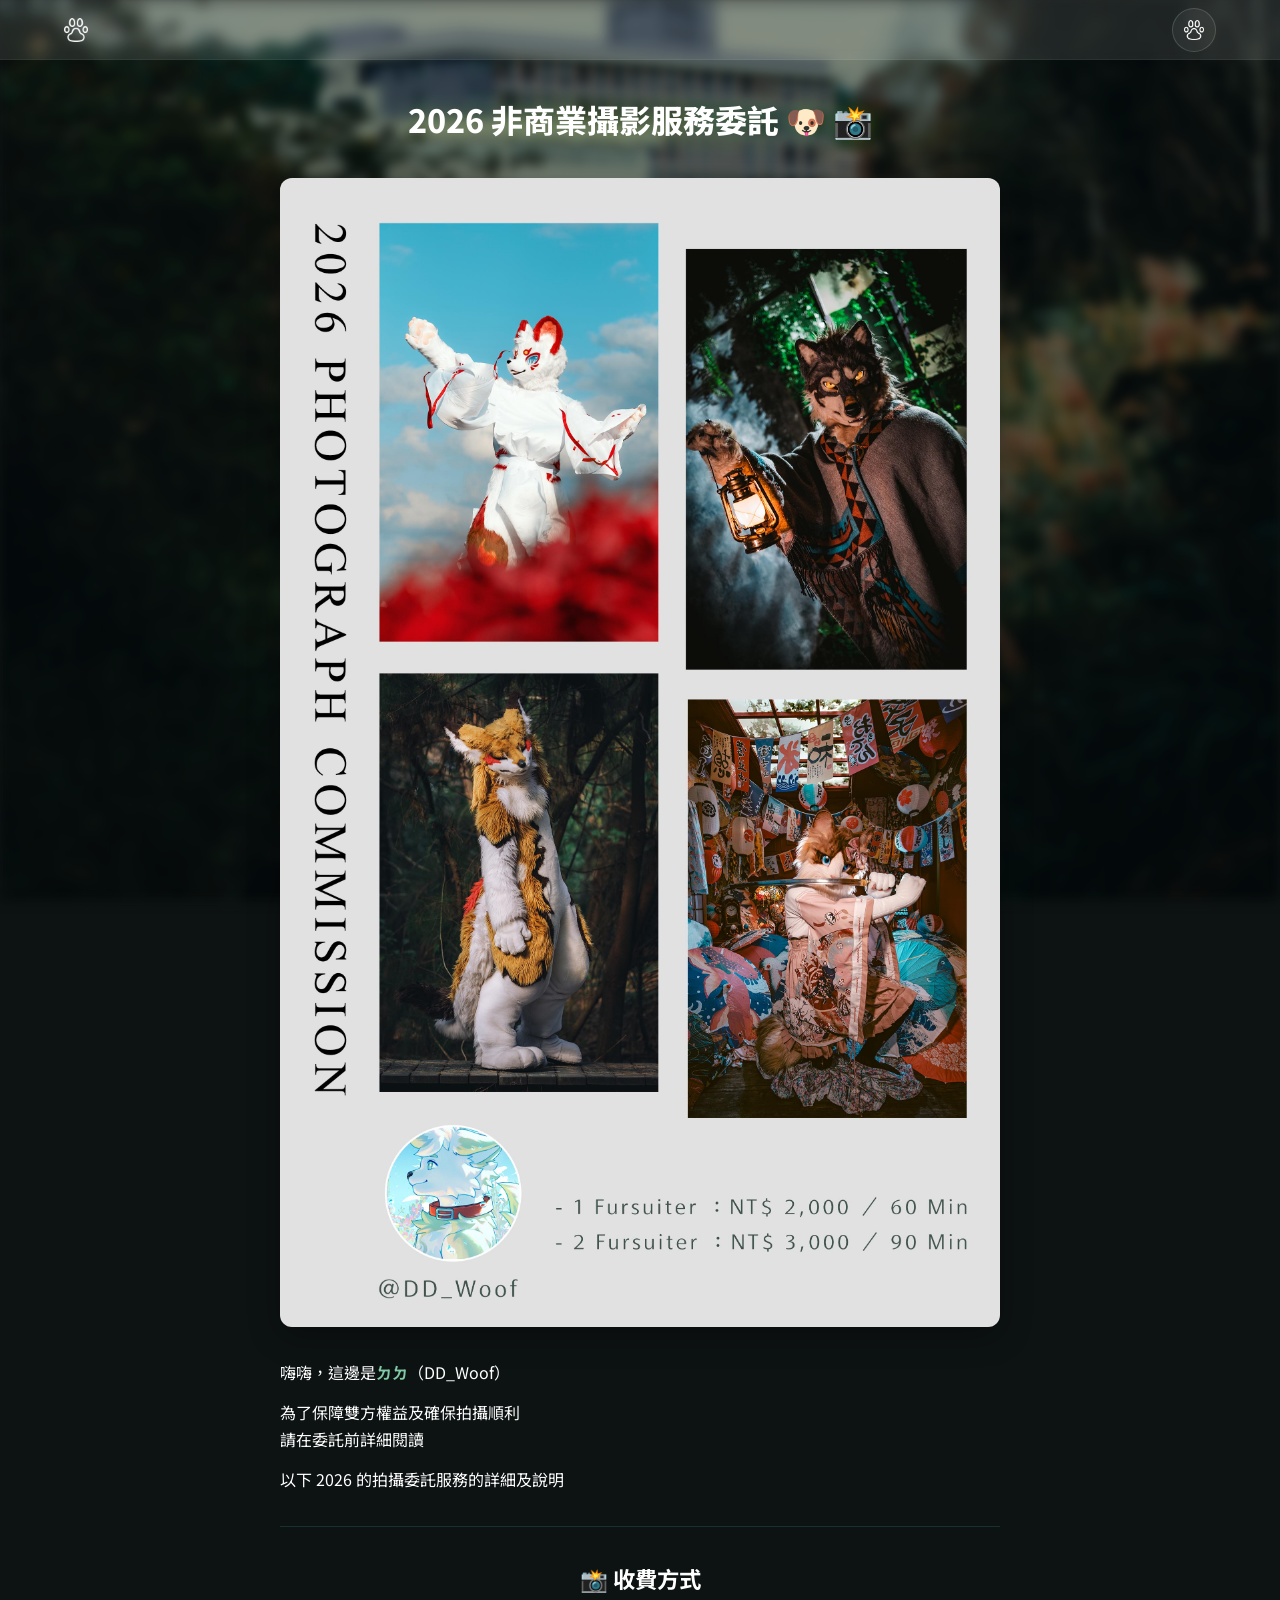
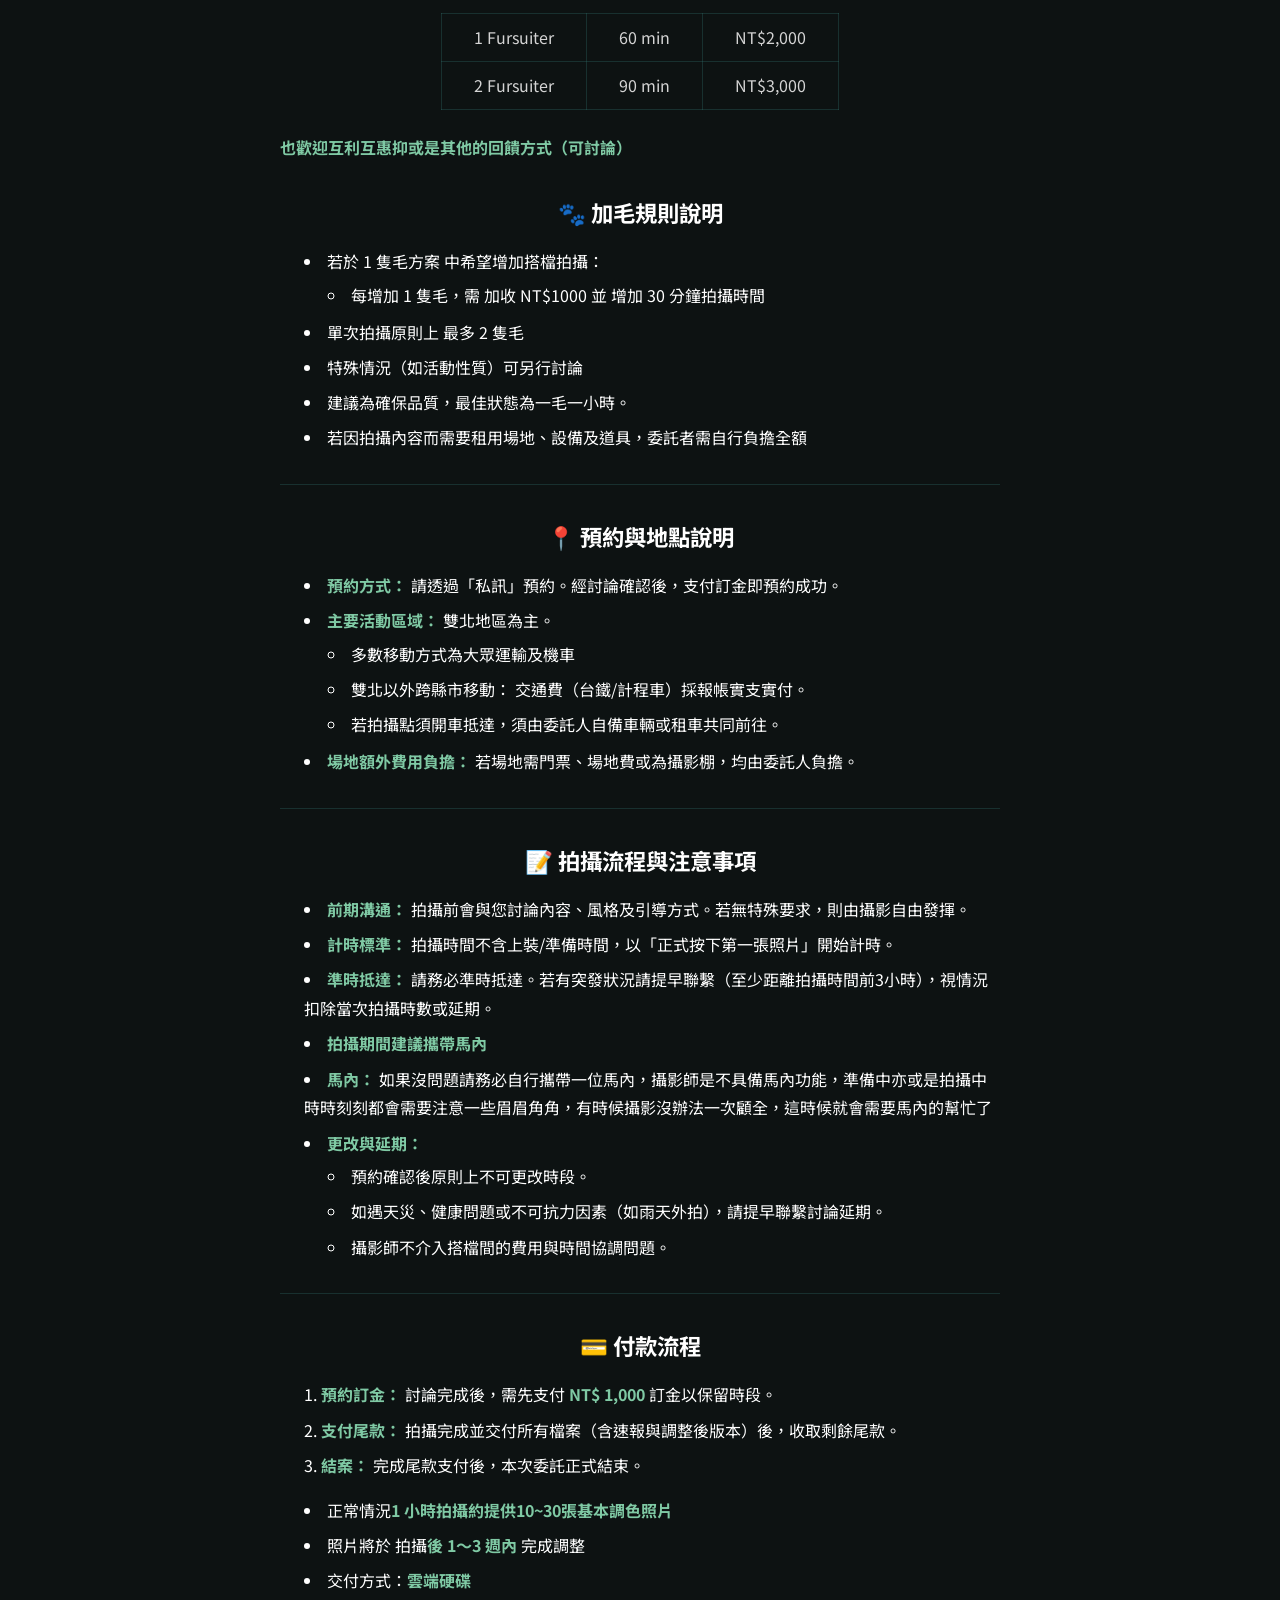
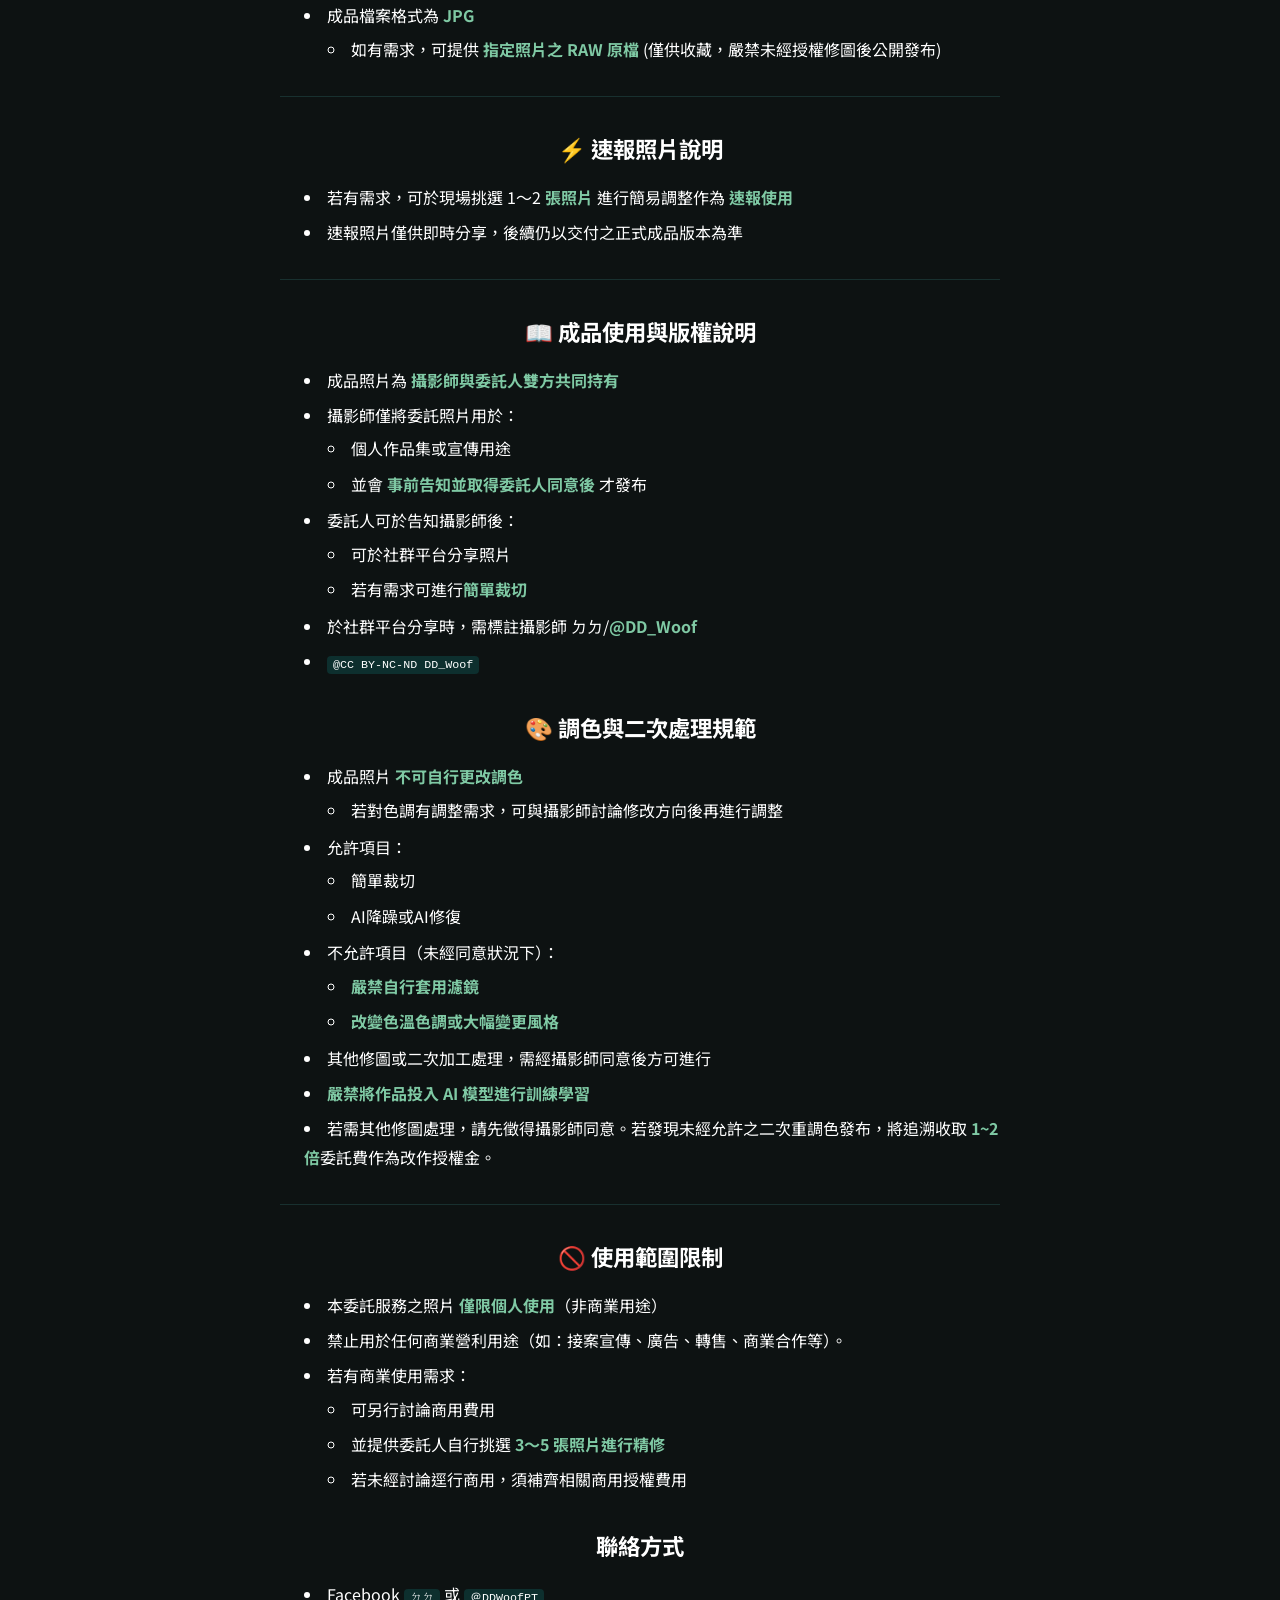
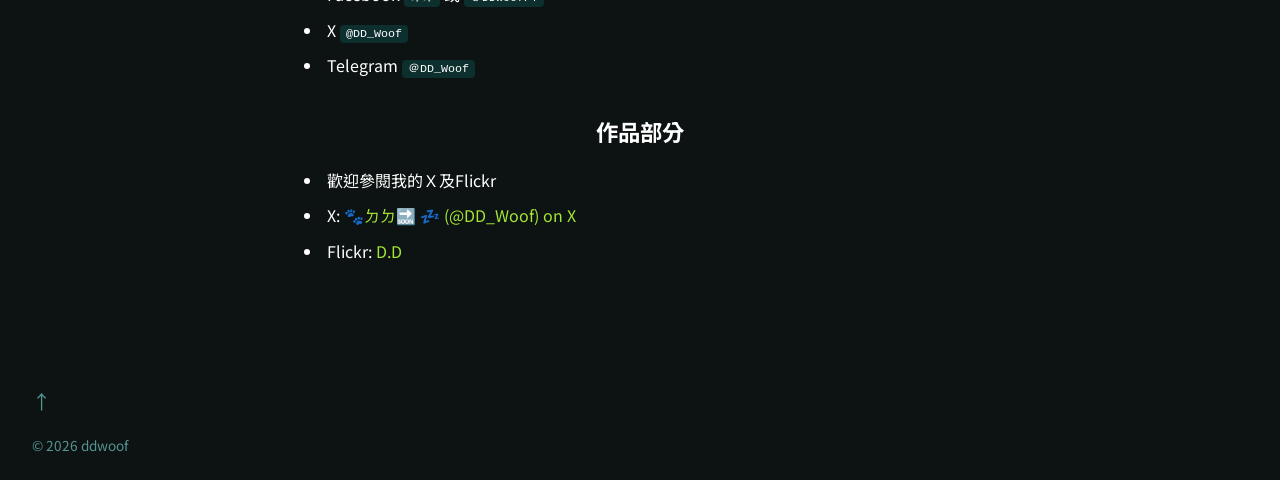
<file: services.html>
<!DOCTYPE html>
<html lang="zh-Hant">

<head>
    <meta charset="UTF-8" />
    <meta name="viewport" content="width=device-width, initial-scale=1.0" />
    <title>2026 非商業攝影服務委託 🐶 📸 · DD_Woof</title>
    <meta name="description" content="攝影委託詳細說明與費用一覽" />
    <link rel="preconnect" href="https://fonts.googleapis.com" />
    <link rel="preconnect" href="https://fonts.gstatic.com" crossorigin />
    <link href="https://fonts.googleapis.com/css2?family=Noto+Sans+TC:wght@400;500;700;800&display=swap"
        rel="stylesheet" />
    <link rel="icon" type="image/webp" href="assets/img/paw_icon.webp" />
    <link rel="preload" as="image" href="assets/img/homepage.webp" />
    <link rel="stylesheet" href="css/styles.css?v=3" />
</head>

<body>
    <!-- Preloader -->
    <div class="preloader" id="preloader">
        <img src="assets/img/paw_icon.webp" alt="Loading..." class="preloader-paw" />
    </div>

    <!-- ====== NAVBAR ====== -->
    <nav class="navbar" id="navbar">
        <div class="nav-container">
            <a href="index.html" class="nav-home" aria-label="首頁">
                <img src="assets/img/paw_icon.webp" alt="Home" class="nav-paw" />
            </a>
            <div class="nav-links-wrapper" id="navLinksWrapper">
                <button class="nav-toggle-btn" id="navToggleBtn" aria-label="切換選單">
                    <img src="assets/img/paw_icon.webp" alt="Menu" class="nav-toggle-icon" />
                </button>
                <div class="nav-links">
                    <a href="services.html" class="active">拍攝服務委託</a>
                    <a href="portfolio.html">作品預覽</a>
                </div>
            </div>
            <button class="hamburger" id="hamburger" aria-label="開啟選單">
                <span class="bar"></span>
                <span class="bar"></span>
                <span class="bar"></span>
            </button>
        </div>
    </nav>

    <!-- Mobile menu -->
    <div class="mobile-menu" id="mobileMenu">
        <button class="mobile-menu-close" id="mobileClose">✕</button>
        <div class="mobile-menu-content">
            <div class="mobile-menu-brand">
                <img src="assets/img/paw_icon.webp" alt="Paw" class="mobile-menu-paw" />
            </div>
            <a href="services.html" class="active">拍攝服務委託</a>
            <a href="portfolio.html">作品預覽</a>
        </div>
    </div>

    <!-- ====== HERO BACKGROUND ====== -->
    <div class="services-hero-bg"></div>

    <!-- ====== MAIN CONTENT ====== -->
    <main class="services-page" id="main-content">
        <div class="centered-content reveal">
            <h1 class="glow-text">2026 非商業攝影服務委託 <span class="title-emoji">🐶 📸</span></h1>

            <img src="assets/img/price.jpg" alt="作品展示" class="services-hero-img" />

            <p>嗨嗨，這邊是<strong>ㄉㄉ</strong>（DD_Woof）</p>
            <p>為了保障雙方權益及確保拍攝順利<br>請在委託前詳細閱讀</p>
            <p>以下 2026 的拍攝委託服務的詳細及說明</p>

            <hr />

            <h2>📸 收費方式</h2>
            <table>
                <tbody>
                    <tr>
                        <td>1 Fursuiter</td>
                        <td>60 min</td>
                        <td>NT$2,000</td>
                    </tr>
                    <tr>
                        <td>2 Fursuiter</td>
                        <td>90 min</td>
                        <td>NT$3,000</td>
                    </tr>
                </tbody>
            </table>
            <p><strong>也歡迎互利互惠抑或是其他的回饋方式（可討論）</strong></p>

            <h2>🐾 加毛規則說明</h2>
            <ul>
                <li>若於 1 隻毛方案 中希望增加搭檔拍攝：
                    <ul>
                        <li>每增加 1 隻毛，需 加收 NT$1000 並 增加 30 分鐘拍攝時間</li>
                    </ul>
                </li>
                <li>單次拍攝原則上 最多 2 隻毛</li>
                <li>特殊情況（如活動性質）可另行討論</li>
                <li>建議為確保品質，最佳狀態為一毛一小時。</li>
                <li>若因拍攝內容而需要租用場地、設備及道具，委託者需自行負擔全額</li>
            </ul>

            <hr />

            <h2>📍 預約與地點說明</h2>
            <ul>
                <li><strong>預約方式：</strong> 請透過「私訊」預約。經討論確認後，支付訂金即預約成功。</li>
                <li><strong>主要活動區域：</strong> 雙北地區為主。
                    <ul>
                        <li>多數移動方式為大眾運輸及機車</li>
                        <li>雙北以外跨縣市移動： 交通費（台鐵/計程車）採報帳實支實付。</li>
                        <li>若拍攝點須開車抵達，須由委託人自備車輛或租車共同前往。</li>
                    </ul>
                </li>
                <li><strong>場地額外費用負擔：</strong> 若場地需門票、場地費或為攝影棚，均由委託人負擔。</li>
            </ul>

            <hr />

            <h2>📝 拍攝流程與注意事項</h2>
            <ul>
                <li><strong>前期溝通：</strong> 拍攝前會與您討論內容、風格及引導方式。若無特殊要求，則由攝影自由發揮。</li>
                <li><strong>計時標準：</strong> 拍攝時間不含上裝/準備時間，以「正式按下第一張照片」開始計時。</li>
                <li><strong>準時抵達：</strong> 請務必準時抵達。若有突發狀況請提早聯繫（至少距離拍攝時間前3小時），視情況扣除當次拍攝時數或延期。</li>
                <li><strong>拍攝期間建議攜帶馬內</strong></li>
                <li><strong>馬內：</strong>
                    如果沒問題請務必自行攜帶一位馬內，攝影師是不具備馬內功能，準備中亦或是拍攝中時時刻刻都會需要注意一些眉眉角角，有時候攝影沒辦法一次顧全，這時候就會需要馬內的幫忙了</li>
                <li><strong>更改與延期：</strong>
                    <ul>
                        <li>預約確認後原則上不可更改時段。</li>
                        <li>如遇天災、健康問題或不可抗力因素（如雨天外拍），請提早聯繫討論延期。</li>
                        <li>攝影師不介入搭檔間的費用與時間協調問題。</li>
                    </ul>
                </li>
            </ul>

            <hr />

            <h2>💳 付款流程</h2>
            <ol>
                <li><strong>預約訂金：</strong> 討論完成後，需先支付 <strong>NT$ 1,000</strong> 訂金以保留時段。</li>
                <li><strong>支付尾款：</strong> 拍攝完成並交付所有檔案（含速報與調整後版本）後，收取剩餘尾款。</li>
                <li><strong>結案：</strong> 完成尾款支付後，本次委託正式結束。</li>
            </ol>
            <ul>
                <li>正常情況<strong>1 小時拍攝約提供10~30張基本調色照片</strong></li>
                <li>照片將於 拍攝<strong>後 1～3 週內</strong> 完成調整</li>
                <li>交付方式：<strong>雲端硬碟</strong></li>
                <li>成品檔案格式為 <strong>JPG</strong>
                    <ul>
                        <li>如有需求，可提供 <strong>指定照片之 RAW 原檔</strong> (僅供收藏，嚴禁未經授權修圖後公開發布)</li>
                    </ul>
                </li>
            </ul>

            <hr />

            <h2>⚡ 速報照片說明</h2>
            <ul>
                <li>若有需求，可於現場挑選 1～2 <strong>張照片</strong> 進行簡易調整作為 <strong>速報使用</strong></li>
                <li>速報照片僅供即時分享，後續仍以交付之正式成品版本為準</li>
            </ul>

            <hr />

            <h2>📖 成品使用與版權說明</h2>
            <ul>
                <li>成品照片為 <strong>攝影師與委託人雙方共同持有</strong></li>
                <li>攝影師僅將委託照片用於：
                    <ul>
                        <li>個人作品集或宣傳用途</li>
                        <li>並會 <strong>事前告知並取得委託人同意後</strong> 才發布</li>
                    </ul>
                </li>
                <li>委託人可於告知攝影師後：
                    <ul>
                        <li>可於社群平台分享照片</li>
                        <li>若有需求可進行<strong>簡單裁切</strong></li>
                    </ul>
                </li>
                <li>於社群平台分享時，需標註攝影師 ㄉㄉ/<strong>@DD_Woof</strong></li>
                <li><code>@CC BY-NC-ND DD_Woof</code></li>
            </ul>

            <h2>🎨 調色與二次處理規範</h2>
            <ul>
                <li>成品照片 <strong>不可自行更改調色</strong>
                    <ul>
                        <li>若對色調有調整需求，可與攝影師討論修改方向後再進行調整</li>
                    </ul>
                </li>
                <li>允許項目：
                    <ul>
                        <li>簡單裁切</li>
                        <li>AI降躁或AI修復</li>
                    </ul>
                </li>
                <li>不允許項目（未經同意狀況下）：
                    <ul>
                        <li><strong>嚴禁自行套用濾鏡</strong></li>
                        <li><strong>改變色溫色調或大幅變更風格</strong></li>
                    </ul>
                </li>
                <li>其他修圖或二次加工處理，需經攝影師同意後方可進行</li>
                <li><strong>嚴禁將作品投入 AI 模型進行訓練學習</strong></li>
                <li>若需其他修圖處理，請先徵得攝影師同意。若發現未經允許之二次重調色發布，將追溯收取 <strong>1~2 倍</strong>委託費作為改作授權金。</li>
            </ul>

            <hr />

            <h2>🚫 使用範圍限制</h2>
            <ul>
                <li>本委託服務之照片 <strong>僅限個人使用</strong>（非商業用途）</li>
                <li>禁止用於任何商業營利用途（如：接案宣傳、廣告、轉售、商業合作等）。</li>
                <li>若有商業使用需求：
                    <ul>
                        <li>可另行討論商用費用</li>
                        <li>並提供委託人自行挑選 <strong>3～5 張照片進行精修</strong></li>
                        <li>若未經討論逕行商用，須補齊相關商用授權費用</li>
                    </ul>
                </li>
            </ul>

            <h2>聯絡方式</h2>
            <ul class="contact-list">
                <li class="copy-trigger" data-copy="DDWoofPT" title="點擊複製 Facebook ID">Facebook <code>ㄉㄉ</code> 或
                    <code>＠DDWoofPT</code> <span class="copy-alert">已複製!</span>
                </li>
                <li class="copy-trigger" data-copy="@DD_Woof" title="點擊複製 X ID">X <code>@DD_Woof</code> <span
                        class="copy-alert">已複製!</span></li>
                <li class="copy-trigger" data-copy="@DD_Woof" title="點擊複製 Telegram ID">Telegram <code>＠DD_Woof</code>
                    <span class="copy-alert">已複製!</span>
                </li>
            </ul>

            <h2>作品部分</h2>
            <ul>
                <li>歡迎參閱我的Ｘ及Flickr</li>
                <li>X: <a href="https://x.com/DD_Woof" target="_blank" rel="noopener">🐾ㄉㄉ🔜 💤 (@DD_Woof) on X</a></li>
                <li>Flickr: <a href="https://www.flickr.com/people/196100873@N06/" target="_blank"
                        rel="noopener">D.D</a></li>
            </ul>
        </div>
    </main>

    <!-- ====== FOOTER ====== -->
    <footer class="footer">
        <a href="#" class="footer-top" onclick="window.scrollTo({top:0,behavior:'smooth'});return false;"
            aria-label="回到頂部">↑</a>
        <p>© 2026 ddwoof</p>
    </footer>

    <script src="js/main.js"></script>
</body>

</html>
</file>
<file: css/styles.css>
/* ===========================
   DD_Woof — Design System
   Recreated from Hugo Blowfish theme
   =========================== */

/* --- Color Scheme (from schemes/custom.css) --- */
:root {
    /* Teal Neutrals */
    --neutral: 255, 255, 255;
    --neutral-50: 238, 246, 245;
    --neutral-100: 218, 232, 230;
    --neutral-200: 178, 208, 206;
    --neutral-300: 130, 179, 177;
    --neutral-400: 85, 148, 146;
    --neutral-500: 52, 119, 117;
    --neutral-600: 30, 92, 90;
    --neutral-700: 14, 68, 66;
    --neutral-800: 6, 57, 55;
    --neutral-900: 13, 18, 18;
    /* Updated to #0d1212 for new brand dark */

    /* Lime Primary */
    --primary-50: 247, 254, 231;
    --primary-100: 236, 252, 203;
    --primary-200: 217, 249, 157;
    --primary-300: 190, 242, 100;
    --primary-400: 163, 230, 53;
    --primary-500: 132, 204, 22;
    --primary-600: 101, 163, 13;
    --primary-700: 77, 124, 15;
    --primary-800: 63, 98, 18;
    --primary-900: 54, 83, 20;

    /* Emerald Secondary */
    --secondary-50: 236, 253, 245;
    --secondary-100: 209, 250, 229;
    --secondary-200: 167, 243, 208;
    --secondary-300: 110, 231, 183;
    --secondary-400: 52, 211, 153;
    --secondary-500: 16, 185, 129;
    --secondary-600: 5, 150, 105;
    --secondary-700: 4, 120, 87;
    --secondary-800: 6, 95, 70;
    --secondary-900: 6, 78, 59;

    /* Computed colors */
    --bg-body: rgb(var(--neutral-900));
    --bg-surface: rgba(var(--neutral-800), 0.6);
    --text-primary: rgb(var(--neutral-50));
    --text-secondary: rgb(var(--neutral-300));
    --text-muted: rgb(var(--neutral-400));
    --accent: rgb(var(--primary-400));
    --accent-dim: rgb(var(--primary-600));
    --strong-color: #98f0c4d2;

    /* Font */
    --font-sans: 'Noto Sans TC', -apple-system, BlinkMacSystemFont, 'Segoe UI', sans-serif;

    /* Layout */
    --nav-height: 60px;
}

/* --- Fade-in from dark (from custom.css) --- */
@keyframes fadeInFromDark {
    0% {
        filter: brightness(0);
        opacity: 0;
    }

    100% {
        filter: brightness(1);
        opacity: 1;
    }
}

html {
    animation: fadeInFromDark 0.8s ease-out forwards;
}

/* --- Reset & Base --- */
*,
*::before,
*::after {
    margin: 0;
    padding: 0;
    box-sizing: border-box;
}

html {
    scroll-behavior: smooth;
}

body {
    font-family: var(--font-sans);
    background-color: var(--bg-body);
    color: var(--text-primary);
    line-height: 1.7;
    overflow-x: hidden;
    -webkit-font-smoothing: antialiased;
}

img {
    max-width: 100%;
    height: auto;
    display: block;
}

a {
    text-decoration: none;
    color: var(--accent);
    transition: opacity 0.2s ease;
}

a:hover {
    opacity: 0.8;
}

ul,
ol {
    list-style-position: inside;
}

code {
    background: rgba(var(--neutral-700), 0.6);
    padding: 2px 6px;
    border-radius: 4px;
    font-size: 0.9em;
}

hr {
    border: none;
    height: 1px;
    background: rgba(var(--neutral-500), 0.3);
    margin: 2rem auto;
}

/* --- Preloader (Phase 3) --- */
.preloader {
    position: fixed;
    inset: 0;
    background: var(--bg-body);
    z-index: 20000;
    display: flex;
    align-items: center;
    justify-content: center;
    transition: opacity 0.6s ease, visibility 0.6s;
}

.preloader.fade-out {
    opacity: 0;
    visibility: hidden;
}

.preloader-paw {
    width: 60px;
    height: auto;
    filter: drop-shadow(0 0 15px rgba(var(--primary-400), 0.4));
    animation: pawPulse 1.5s ease-in-out infinite;
}

@keyframes pawPulse {

    0%,
    100% {
        transform: scale(0.9);
        opacity: 0.6;
    }

    50% {
        transform: scale(1.1);
        opacity: 1;
    }
}

/* --- Copy Trigger (Phase 3) --- */
.copy-trigger {
    cursor: pointer;
    position: relative;
    transition: color 0.2s ease;
}

.copy-trigger:hover code {
    background: rgba(var(--primary-400), 0.2);
    color: var(--primary-300);
}

.copy-alert {
    position: absolute;
    top: -25px;
    left: 50%;
    transform: translateX(-50%);
    background: var(--primary-500);
    color: #000;
    padding: 2px 8px;
    border-radius: 4px;
    font-size: 12px;
    font-weight: bold;
    opacity: 0;
    pointer-events: none;
    transition: all 0.3s ease;
}

.copy-alert.show {
    opacity: 1;
    top: -30px;
}

/* ===========================
   NAVIGATION
   =========================== */
.navbar {
    position: fixed;
    top: 0;
    left: 0;
    right: 0;
    z-index: 100;
    height: var(--nav-height);
    background: rgba(255, 255, 255, 0.1);
    /* 10% transparency */
    /* Modern gray glassmorphism */
    backdrop-filter: blur(5px);
    /* 10px blur */
    -webkit-backdrop-filter: blur(5px);
    border-bottom: 1px solid rgba(255, 255, 255, 0.05);
}

.nav-container {
    max-width: 1200px;
    margin: 0 auto;
    height: 100%;
    padding: 0 1.5rem;
    display: flex;
    align-items: center;
    justify-content: space-between;
}

.nav-home {
    display: flex;
    align-items: center;
}

.nav-paw {
    height: 1.5rem;
    width: auto;
    transition: transform 0.2s ease;
}

.nav-paw:hover {
    transform: scale(1.1);
}

.nav-links-wrapper {
    display: flex;
    align-items: center;
    position: relative;
}

.nav-toggle-btn {
    display: none;
    /* Hidden by default, shown on desktop */
    background: rgba(255, 255, 255, 0.05);
    border: 1px solid rgba(255, 255, 255, 0.15);
    color: #fff;
    padding: 0;
    width: 44px;
    height: 44px;
    border-radius: 50%;
    cursor: pointer;
    transition: all 0.4s cubic-bezier(0.16, 1, 0.3, 1);
    z-index: 150;
    margin-left: 1rem;
    pointer-events: auto;
}

.nav-toggle-icon {
    width: 20px;
    height: auto;
    transition: transform 0.3s ease, filter 0.3s ease;
}

.nav-toggle-btn:hover {
    background: rgba(255, 255, 255, 0.1);
    border-color: rgba(255, 255, 255, 0.4);
}

.nav-toggle-btn:hover .nav-toggle-icon {
    transform: scale(1.1);
}

.nav-links {
    display: flex;
    gap: 2rem;
    align-items: center;
    transition: all 0.5s cubic-bezier(0.16, 1, 0.3, 1);
}

/* Desktop Expandable State */
@media (min-width: 1024px) {
    .nav-toggle-btn {
        display: flex;
        align-items: center;
        justify-content: center;
    }

    .nav-links {
        position: absolute;
        right: calc(100% + 1.5rem);
        /* Space from button */
        top: 50%;
        transform: translateY(-50%) translateX(20px);
        opacity: 0;
        visibility: hidden;
        white-space: nowrap;
        pointer-events: none;
        transition: all 0.4s cubic-bezier(0.16, 1, 0.3, 1);
    }

    .nav-links-wrapper.active .nav-links {
        opacity: 1;
        visibility: visible;
        transform: translateY(-50%) translateX(0);
        pointer-events: auto;
    }

    .nav-links-wrapper.active .nav-toggle-btn {
        background: #fff;
        color: #000;
        border-color: #fff;
        transform: scale(1.1);
    }

    .nav-links-wrapper.active .nav-toggle-icon {
        filter: invert(1);
    }
}

.nav-links a {
    color: var(--text-secondary);
    font-size: 0.95rem;
    font-weight: 500;
    padding: 8px 0;
    position: relative;
    transition: color 0.2s ease;
}

.nav-links a:hover,
.nav-links a.active {
    color: var(--text-primary);
    opacity: 1;
}

.nav-links a.active::after {
    content: '';
    position: absolute;
    bottom: 0;
    left: 0;
    right: 0;
    height: 2px;
    background: #036d391f;
    border-radius: 2px;
}

/* Hamburger */
.hamburger {
    display: none;
    flex-direction: column;
    gap: 5px;
    background: none;
    border: none;
    cursor: pointer;
    padding: 8px;
    z-index: 110;
}

.bar {
    width: 22px;
    height: 2px;
    background: var(--text-primary);
    border-radius: 2px;
    transition: all 0.3s ease;
}

.hamburger.active .bar:nth-child(1) {
    transform: rotate(45deg) translate(5px, 5px);
}

.hamburger.active .bar:nth-child(2) {
    opacity: 0;
}

.hamburger.active .bar:nth-child(3) {
    transform: rotate(-45deg) translate(5px, -5px);
}

/* Mobile menu Overlay (Phase 3) */
.mobile-menu {
    position: fixed;
    inset: 0;
    background: rgba(255, 255, 255, 0.1);
    /* Gray-white 10% transparency */
    backdrop-filter: blur(40px);
    -webkit-backdrop-filter: blur(40px);
    display: flex;
    flex-direction: column;
    align-items: center;
    justify-content: center;
    z-index: 2000;
    padding: 2rem;

    /* Fade Animation */
    opacity: 0;
    visibility: hidden;
    pointer-events: none;
    transition: opacity 0.4s cubic-bezier(0.16, 1, 0.3, 1),
        visibility 0.4s cubic-bezier(0.16, 1, 0.3, 1);
}

.mobile-menu.active {
    opacity: 1;
    visibility: visible;
    pointer-events: auto;
}

.mobile-menu-content {
    display: flex;
    flex-direction: column;
    align-items: flex-start;
    width: 80%;
    max-width: 340px;
    gap: 3rem;
    transform: translateY(20px);
    transition: transform 0.5s cubic-bezier(0.16, 1, 0.3, 1);
}

.mobile-menu.active .mobile-menu-content {
    transform: translateY(0);
}

.mobile-menu-brand {
    margin-bottom: 2rem;
}

.mobile-menu-paw {
    width: 50px;
    /* Reduced from 65px */
    height: auto;
    filter: brightness(1);
    opacity: 1;
}

.mobile-menu a {
    color: #fff;
    font-size: 1.0rem;
    /* Reduced from 2.8rem */
    font-weight: 800;
    /* Reduced from 950 */
    text-decoration: none;
    line-height: 1.2;
    opacity: 0.9;
    transition: transform 0.2s ease, opacity 0.2s ease, color 0.2s ease;
}

.mobile-menu a:active {
    transform: scale(0.95);
    opacity: 1;
}

.mobile-menu a.active {
    color: var(--primary-300);
}

.mobile-menu-close {
    position: absolute;
    top: 2rem;
    right: 2rem;
    width: 54px;
    height: 54px;
    background: rgba(255, 255, 255, 0.1);
    border: 1px solid rgba(255, 255, 255, 0.2);
    border-radius: 50%;
    color: #fff;
    font-size: 32px;
    cursor: pointer;
    display: flex;
    align-items: center;
    justify-content: center;
    z-index: 2001;
    transition: background 0.2s ease, transform 0.2s ease;
}

.mobile-menu-close:active {
    background: rgba(255, 255, 255, 0.2);
    transform: scale(0.9);
}

/* ===========================
   HOMEPAGE
   =========================== */

/* Blurred background */
.homepage-bg {
    position: fixed;
    inset: 0;
    z-index: -1;
    background-color: #022f2e;
    /* Fallback color matching Teal scale */
    background-image: url('../assets/img/homepage.webp');
    background-size: cover;
    background-position: center;
    filter: blur(4px) brightness(0.6);
    transform: scale(1.1);
    /* Reduced scale slightly for stability */
}

/* Main layout */
.homepage-main {
    min-height: 100vh;
    display: flex;
    align-items: center;
    padding: calc(var(--nav-height) + 2rem) 1rem 3rem;
}

.homepage-grid {
    max-width: 1200px;
    margin: 0 auto;
    display: grid;
    grid-template-columns: 1fr 1fr;
    gap: 8rem;
    align-items: center;
    width: 100%;
    padding: 0 1rem;
}

/* Right column */
.homepage-right-col {
    display: flex;
    flex-direction: column;
    align-items: center;
    text-align: center;
    gap: 1.5rem;
}

.homepage-icon {
    width: 200px;
    height: 200px;
    object-fit: cover;
    border-radius: 50%;
    margin-bottom: 1.2rem;
    /* Increased by 15% from 0.75rem */
}

.avatar-container {
    display: flex;
    flex-direction: column;
    align-items: center;
}

.homepage-socials {
    display: flex;
    gap: 0.65rem;
    margin-bottom: 0.15rem;
    /* Increased by 15% (and rounded slightly) from 0.1rem */
}

.social-icon {
    color: rgba(255, 255, 255, 0.6);
    transition: all 0.3s ease;
    display: flex;
    align-items: center;
    justify-content: center;
}

.social-icon svg {
    width: 1.4rem;
    height: 1.4rem;
}

.social-icon:hover {
    color: var(--accent);
    transform: scale(1.1);
}

.homepage-text-width {
    max-width: 400px;
    width: 100%;
}

#homepage-title {
    font-size: 45px;
    font-weight: 800;
    line-height: 1.2;
    min-height: 1.2em;
}

/* TypeIt cursor */
.typeit-cursor {
    display: inline-block;
    width: 3px;
    height: 1.1em;
    background: var(--text-primary);
    margin-left: 3px;
    animation: blink 1s step-end infinite;
    vertical-align: text-bottom;
}

@keyframes blink {

    0%,
    100% {
        opacity: 1;
    }

    50% {
        opacity: 0;
    }
}

.homepage-subtitle {
    font-size: 15px;
    color: var(--text-secondary);
    margin-top: 0.5rem;
}

/* ===========================
   CAROUSEL
   =========================== */
.carousel {
    position: relative;
    width: 100%;
    max-width: 800px;
    border-radius: 15px;
    overflow: hidden;
    background: rgba(var(--neutral-900), 0.5);
}

.carousel-track {
    position: relative;
    width: 100%;
    aspect-ratio: 16 / 9;
    overflow: hidden;
}

.carousel-slide {
    position: absolute;
    inset: 0;
    opacity: 0;
    pointer-events: none;
    transition: opacity 0.8s ease;
}

.carousel-slide.active {
    opacity: 1;
    pointer-events: auto;
}

.carousel-slide img {
    width: 100%;
    height: 100%;
    object-fit: cover;
    border-radius: 15px;
    cursor: zoom-in;
    transition: transform 0.2s ease;
}

.carousel-slide img:hover {
    transform: scale(1.03);
}

/* Prev / Next buttons */
.carousel-btn {
    position: absolute;
    top: 0;
    bottom: 0;
    width: 15%;
    display: flex;
    align-items: center;
    justify-content: center;
    background: none;
    border: none;
    color: var(--text-primary);
    opacity: 0.5;
    cursor: pointer;
    z-index: 2;
    transition: opacity 0.15s ease;
}

.carousel-btn:hover {
    opacity: 0.9;
}

.carousel-prev {
    left: 0;
}

.carousel-next {
    right: 0;
}

/* Dots */
.carousel-dots {
    position: absolute;
    bottom: 10px;
    left: 50%;
    transform: translateX(-50%);
    display: flex;
    gap: 10px;
    z-index: 2;
}

.dot {
    width: 10px;
    height: 10px;
    border-radius: 50%;
    background: #fff;
    border: none;
    opacity: 0.4;
    cursor: pointer;
    padding: 0;
    transition: opacity 0.3s ease;
}

.dot.active {
    opacity: 1;
}

/* ===========================
   LIGHTBOX
   =========================== */
.lightbox-overlay {
    position: fixed;
    inset: 0;
    z-index: 9999;
    background: rgba(0, 0, 0, 0.85);
    display: none;
    align-items: center;
    justify-content: center;
    cursor: zoom-out;
}

.lightbox-overlay.active {
    display: flex;
}

.lightbox-overlay img {
    max-width: 90vw;
    max-height: 90vh;
    border-radius: 15px;
    box-shadow: 0 25px 50px rgba(0, 0, 0, 0.5);
    object-fit: contain;
    cursor: default;
}

/* Hide carousel buttons during lightbox */
body.lightbox-open .carousel-btn,
body.lightbox-open .carousel-dots {
    opacity: 0 !important;
    pointer-events: none !important;
    transition: opacity 0.2s ease;
}

/* ===========================
   SERVICES PAGE
   =========================== */
.services-hero-bg {
    position: fixed;
    inset: 0;
    z-index: -1;
    background-image: url('../assets/img/homepage.webp');
    background-size: cover;
    background-position: center;
    filter: blur(6px) brightness(0.55);
    transition: opacity 0.1s linear;
    /* Smooth minor changes */
}

.services-page {
    padding: calc(var(--nav-height) + 2rem) 1.5rem 5rem;
    background-color: transparent;
    /* Allow fixed hero background to show */
}

.centered-content {
    max-width: 720px;
    margin: 0 auto;
    text-align: left;
    color: #fff;
}

.centered-content h1 {
    font-size: 2rem;
    font-weight: 800;
    margin-bottom: 2rem;
    text-align: center;
}

.title-emoji {
    display: inline;
}

.centered-content h2 {
    font-size: 1.4rem;
    font-weight: 700;
    margin-top: 2rem;
    margin-bottom: 1rem;
    text-align: center;
}

.centered-content p {
    text-align: left;
    color: #fff;
    margin-bottom: 0.8rem;
}

.centered-content strong {
    color: var(--strong-color);
}

.centered-content ul,
.centered-content ol {
    display: block;
    text-align: left;
    margin-bottom: 1rem;
    padding-left: 1.5rem;
}

.centered-content li {
    color: #fff;
    margin-bottom: 0.4rem;
    line-height: 1.8;
    text-align: left;
}

.centered-content li ul,
.centered-content li ol {
    display: block;
    margin-top: 0.3rem;
    margin-bottom: 0.5rem;
}

.services-hero-img {
    max-width: 100%;
    border-radius: 12px;
    margin: 0 auto 2rem;
    box-shadow: 0 8px 32px rgba(0, 0, 0, 0.3);
}

/* Table */
.centered-content table {
    margin: 1rem auto 1.5rem;
    border-collapse: collapse;
    color: #d4d4d4;
}

.centered-content table td {
    padding: 10px 32px;
    text-align: center;
    border: 1px solid rgba(var(--neutral-500), 0.3);
}

/* ===========================
   PORTFOLIO PAGE
   =========================== */
.portfolio-page {
    min-height: 100vh;
    padding: calc(var(--nav-height) + 2rem) 2rem 6rem;
    background-color: #0d1212;
    /* Keep dark background for portfolio */
}

.portfolio-title {
    text-align: center;
    font-size: 2rem;
    font-weight: 800;
    letter-spacing: 0.05em;
    color: #f0f0f0;
    margin-bottom: 0.5rem;
}

.portfolio-subtitle {
    text-align: center;
    color: #aaa;
    margin-bottom: 3rem;
    font-size: 0.95rem;
}

.portfolio-grid {
    column-count: 3;
    column-gap: 1.5rem;
    max-width: 1200px;
    margin: 0 auto;
}

.portfolio-item {
    position: relative;
    border-radius: 12px;
    overflow: hidden;
    background: var(--neutral-800);
    margin-bottom: 1.5rem;
    break-inside: avoid;
    transition: transform 0.3s ease;
}

.portfolio-item a {
    display: block;
    width: 100%;
    height: 100%;
}

.portfolio-item img {
    width: 100%;
    height: 100%;
    object-fit: cover;
    display: block;
    transition: transform 0.5s ease;
}

.portfolio-item:hover img {
    transform: scale(1.07);
}

.portfolio-overlay {
    position: absolute;
    inset: 0;
    background: rgba(0, 0, 0, 0);
    display: flex;
    align-items: flex-end;
    padding: 1.2rem;
    transition: background 0.35s ease;
}

.portfolio-item:hover .portfolio-overlay {
    background: rgba(0, 0, 0, 0.5);
}

.portfolio-label {
    color: #fff;
    font-size: 1rem;
    font-weight: 700;
    letter-spacing: 0.04em;
    opacity: 0;
    transform: translateY(8px);
    transition: opacity 0.3s ease, transform 0.3s ease;
}

.portfolio-item:hover .portfolio-label {
    opacity: 1;
    transform: translateY(0);
}

/* Featured item no longer spans multiple columns in Masonry */
.portfolio-item.featured {
    aspect-ratio: auto;
}

/* ===========================
   FOOTER
   =========================== */
.footer {
    text-align: left;
    padding: 1.5rem 2rem;
    border-top: none;
    font-size: 0.85rem;
    color: var(--text-muted);
}

.footer-top {
    display: inline-block;
    color: var(--text-muted);
    font-size: 1.2rem;
    margin-bottom: 0.5rem;
    transition: color 0.2s ease;
}

.footer-top:hover {
    color: var(--text-primary);
    opacity: 1;
}

.footer p {
    margin-top: 0.5rem;
}

.footer a:not(.footer-top) {
    color: var(--accent);
}

/* ===========================
   RESPONSIVE
   =========================== */
@media (max-width: 1023px) {
    .homepage-grid {
        display: flex;
        flex-direction: column;
        gap: 2rem;
        padding: 0 1.5rem;
    }

    .carousel-col {
        order: 2;
        width: 100%;
        max-width: 100%;
    }

    .homepage-right-col {
        order: 1;
    }

    #homepage-title {
        font-size: 2rem;
    }

    .homepage-icon {
        width: 150px;
        height: 150px;
    }

    .homepage-text-width p {
        font-size: 14px;
    }
}

@media (max-width: 1023px) {
    .nav-links-wrapper {
        display: none !important;
    }

    .nav-links {
        display: none;
    }

    .hamburger {
        display: flex;
    }

    .nav-toggle-btn {
        display: none !important;
    }

    .portfolio-grid {
        column-count: 2;
    }

    .title-emoji {
        display: block;
        margin-top: 0.5rem;
    }
}

@media (max-width: 480px) {
    .portfolio-grid {
        column-count: 1;
    }

    .centered-content table td {
        padding: 8px 16px;
        font-size: 0.9rem;
    }
}

/* ===========================
   ANIMATIONS & UTILITIES (Phase 2)
   =========================== */
.reveal {
    opacity: 0;
    transform: translateY(30px);
    transition: all 0.8s cubic-bezier(0.25, 0.46, 0.45, 0.94);
}

.reveal.active {
    opacity: 1;
    transform: translateY(0);
}

/* Delay helpers */
.delay-100 {
    transition-delay: 100ms;
}

.delay-200 {
    transition-delay: 200ms;
}

.delay-300 {
    transition-delay: 300ms;
}

.delay-400 {
    transition-delay: 400ms;
}

/* Glowing Teal Heading */
.glow-text {
    text-shadow: 0 0 20px rgba(var(--primary-400), 0.3);
}

/* ===========================
   AVATAR EASTER EGG
   =========================== */
.avatar-icon-wrap {
    position: relative;
    display: inline-block;
}

.easter-egg-bubble {
    position: absolute;
    top: -120px;
    left: 50%;
    transform: translateX(-50%) scale(0);
    background: rgba(255, 255, 255, 0.15);
    backdrop-filter: blur(12px);
    -webkit-backdrop-filter: blur(12px);
    border: 1px solid rgba(255, 255, 255, 0.25);
    border-radius: 20px;
    padding: 8px 18px;
    font-size: 2.8rem;
    font-weight: 700;
    color: #fff;
    white-space: nowrap;
    display: none;
    pointer-events: none;
    z-index: 10;
}

.easter-egg-bubble.show {
    display: block;
    opacity: 1;
    transform: translateX(-50%) scale(1);
    animation: bubblePop 0.35s cubic-bezier(0.34, 1.56, 0.64, 1);
}

.easter-egg-bubble.hide {
    display: block;
    opacity: 0;
    transform: translateX(-50%) scale(0.8);
    transition: opacity 0.3s ease, transform 0.3s ease;
}

@keyframes bubblePop {
    0% {
        transform: translateX(-50%) scale(0);
    }

    50% {
        transform: translateX(-50%) scale(1.15);
    }

    100% {
        transform: translateX(-50%) scale(1);
    }
}

.easter-egg-wave {
    position: absolute;
    right: -120px;
    top: 5%;
    font-size: 6.5rem;
    display: none;
    pointer-events: none;
    transform-origin: 70% 80%;
    z-index: 10;
}

.easter-egg-wave.show {
    display: block;
    opacity: 1;
    animation: waveHand 0.04s ease-in-out infinite alternate;
}

@keyframes waveHand {
    0% {
        transform: rotate(-15deg);
    }

    100% {
        transform: rotate(25deg);
    }
}

.homepage-icon.poked {
    animation: pokeBounce 0.3s ease;
}

@keyframes pokeBounce {
    0% {
        transform: scale(1);
    }

    50% {
        transform: scale(0.92);
    }

    100% {
        transform: scale(1);
    }
}
</file>
